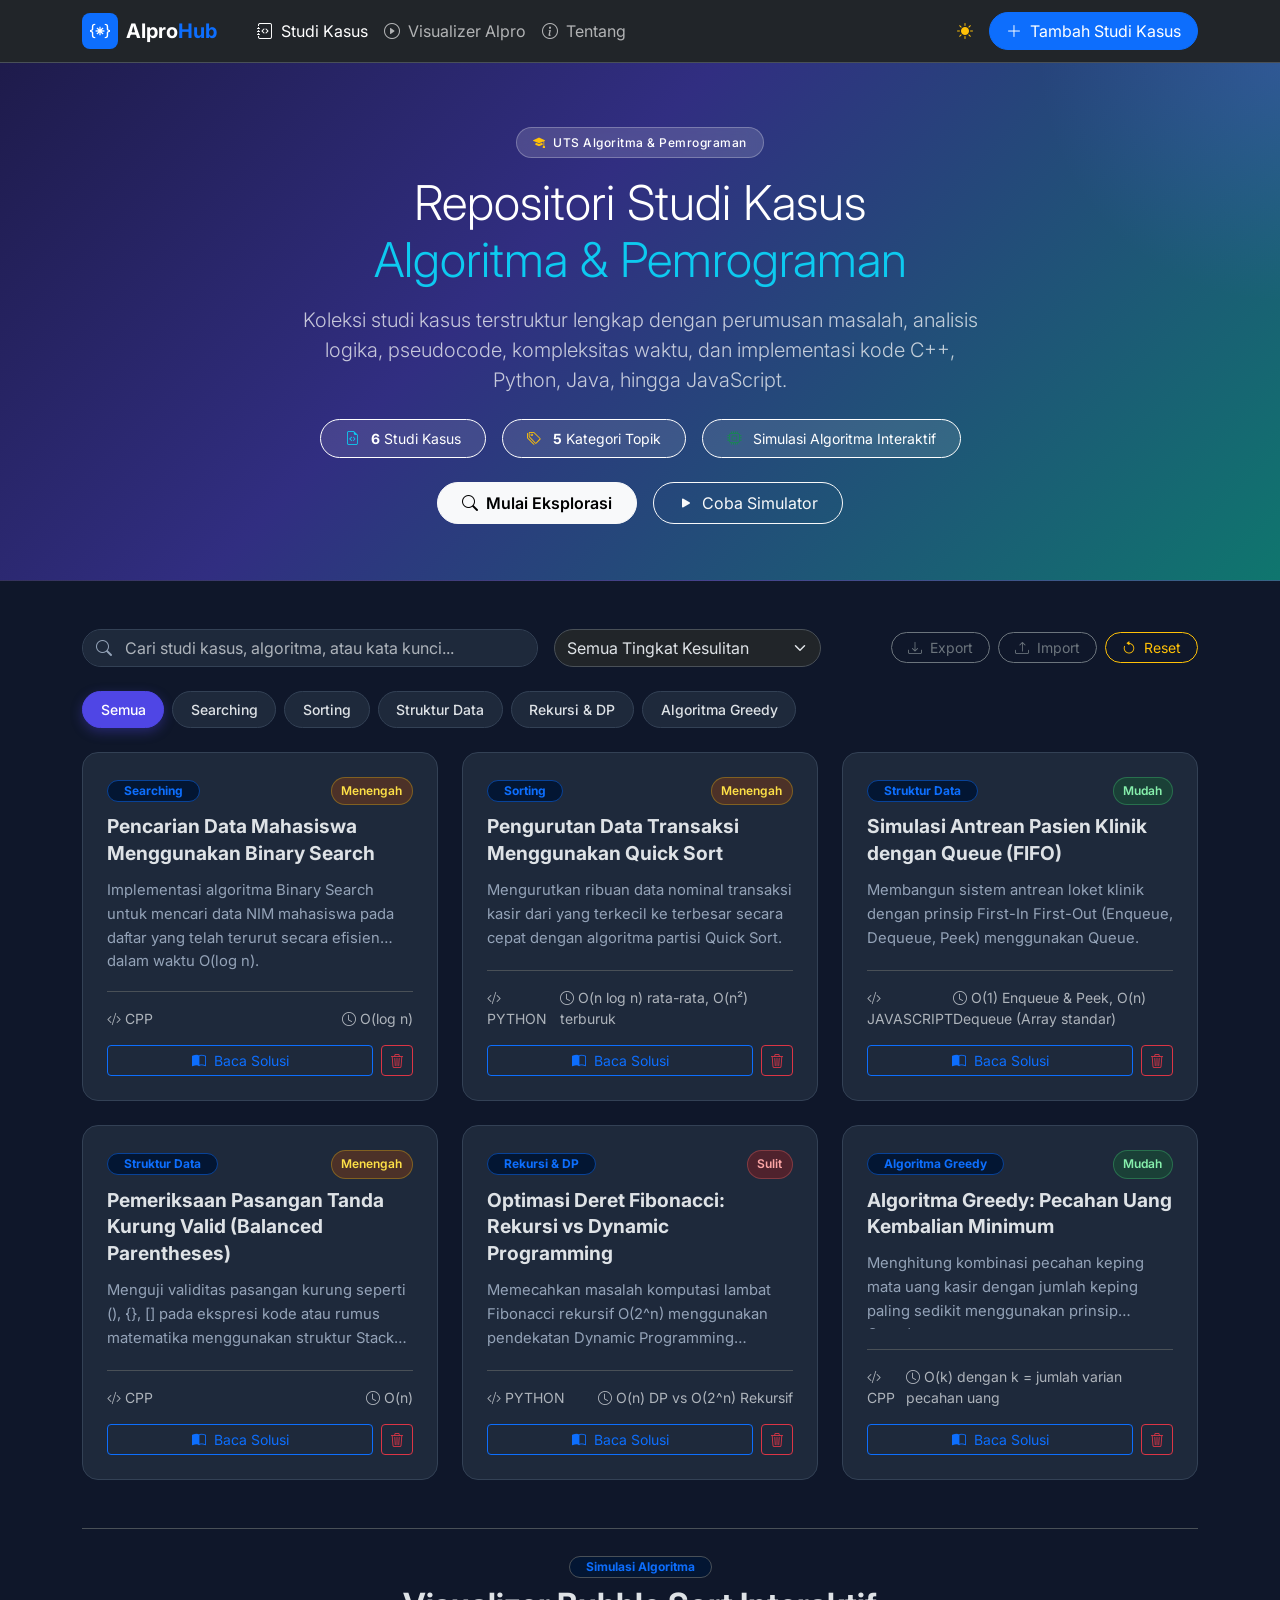
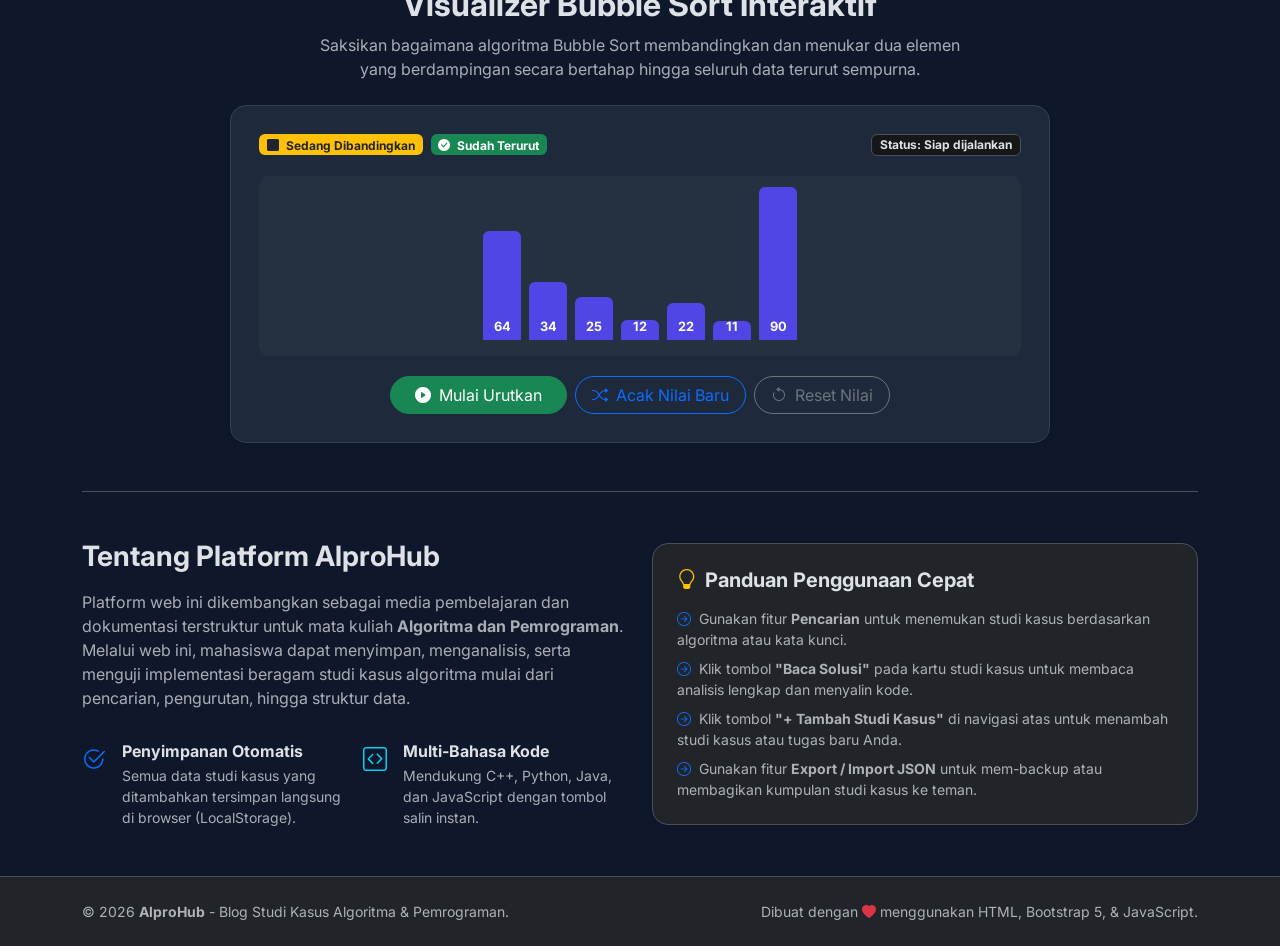
<file: Index.Html>
<!DOCTYPE html>
<html lang="id" data-bs-theme="dark">
<head>
  <meta charset="UTF-8">
  <meta name="viewport" content="width=device-width, initial-scale=1.0">
  <title>AlproHub - Blog Studi Kasus Algoritma dan Pemrograman</title>
  
  <!-- Bootstrap 5 CSS -->
  <link href="https://cdn.jsdelivr.net/npm/bootstrap@5.3.3/dist/css/bootstrap.min.css" rel="stylesheet">
  <!-- Bootstrap Icons -->
  <link rel="stylesheet" href="https://cdn.jsdelivr.net/npm/bootstrap-icons@1.11.3/font/bootstrap-icons.min.css">
  
  <!-- Google Fonts -->
  <link rel="preconnect" href="https://fonts.googleapis.com">
  <link rel="preconnect" href="https://fonts.gstatic.com" crossorigin>
  <link href="https://fonts.googleapis.com/css2?family=Fira+Code:wght@400;500;600&family=Inter:wght@300;400;500;600;700;800&display=swap" rel="stylesheet">

  <!-- Custom CSS -->
  <link rel="stylesheet" href="css/style.css">
</head>
<body>

  <!-- ================= NAVBAR ================= -->
  <nav class="navbar navbar-expand-lg border-bottom sticky-top bg-body">
    <div class="container">
      <a class="navbar-brand d-flex align-items-center fw-bold gap-2" href="#">
        <span class="p-2 rounded-3 bg-primary text-white d-flex align-items-center justify-content-center" style="width: 36px; height: 36px;">
          <i class="bi bi-braces-asterisk"></i>
        </span>
        <span>Alpro<span class="text-primary">Hub</span></span>
      </a>

      <button class="navbar-toggler" type="button" data-bs-toggle="collapse" data-bs-target="#navbarContent" aria-controls="navbarContent" aria-expanded="false" aria-label="Toggle navigation">
        <span class="navbar-toggler-icon"></span>
      </button>

      <div class="collapse navbar-collapse" id="navbarContent">
        <ul class="navbar-nav me-auto mb-2 mb-lg-0 ms-lg-3">
          <li class="nav-item">
            <a class="nav-link active" href="#studi-kasus"><i class="bi bi-journal-code me-1"></i> Studi Kasus</a>
          </li>
          <li class="nav-item">
            <a class="nav-link" href="#simulator"><i class="bi bi-play-circle me-1"></i> Visualizer Alpro</a>
          </li>
          <li class="nav-item">
            <a class="nav-link" href="#tentang"><i class="bi bi-info-circle me-1"></i> Tentang</a>
          </li>
        </ul>

        <div class="d-flex align-items-center gap-2">
          <!-- Theme Toggle -->
          <button class="btn btn-outline-secondary border-0 rounded-circle p-2" id="themeToggleBtn" onclick="toggleTheme()" title="Ganti Mode Terang/Gelap">
            <i class="bi bi-sun-fill text-warning" id="themeIcon"></i>
          </button>

          <!-- Tombol Tambah Kasus -->
          <button class="btn btn-primary d-flex align-items-center gap-2 rounded-pill px-3" data-bs-toggle="modal" data-bs-target="#addCaseModal">
            <i class="bi bi-plus-lg"></i>
            <span>Tambah Studi Kasus</span>
          </button>
        </div>
      </div>
    </div>
  </nav>

  <!-- ================= HERO SECTION ================= -->
  <header class="hero-section text-center">
    <div class="container position-relative">
      <span class="badge hero-badge rounded-pill px-3 py-2 mb-3">
        <i class="bi bi-mortarboard-fill me-1 text-warning"></i> UTS Algoritma & Pemrograman
      </span>
      <h1 class="display-5 fw-extrabold mb-3">
        Repositori Studi Kasus <br class="d-none d-md-block">
        <span class="text-info">Algoritma & Pemrograman</span>
      </h1>
      <p class="lead text-light opacity-75 mx-auto mb-4" style="max-width: 700px;">
        Koleksi studi kasus terstruktur lengkap dengan perumusan masalah, analisis logika, pseudocode, kompleksitas waktu, dan implementasi kode C++, Python, Java, hingga JavaScript.
      </p>

      <!-- Stat Badges -->
      <div class="d-flex flex-wrap justify-content-center gap-3 mb-4">
        <div class="bg-white bg-opacity-10 border border-white border-opacity-20 rounded-pill px-4 py-2 text-white small">
          <i class="bi bi-file-earmark-code text-info me-2"></i>
          <span class="fw-bold" id="totalCaseCount">0</span> Studi Kasus
        </div>
        <div class="bg-white bg-opacity-10 border border-white border-opacity-20 rounded-pill px-4 py-2 text-white small">
          <i class="bi bi-tags text-warning me-2"></i>
          <span class="fw-bold" id="totalCategoryCount">0</span> Kategori Topik
        </div>
        <div class="bg-white bg-opacity-10 border border-white border-opacity-20 rounded-pill px-4 py-2 text-white small">
          <i class="bi bi-cpu text-success me-2"></i>
          <span>Simulasi Algoritma Interaktif</span>
        </div>
      </div>

      <div class="d-flex justify-content-center gap-3">
        <a href="#studi-kasus" class="btn btn-light rounded-pill px-4 py-2 fw-semibold">
          <i class="bi bi-search me-1"></i> Mulai Eksplorasi
        </a>
        <a href="#simulator" class="btn btn-outline-light rounded-pill px-4 py-2">
          <i class="bi bi-play-fill me-1"></i> Coba Simulator
        </a>
      </div>
    </div>
  </header>

  <!-- ================= MAIN CONTENT ================= -->
  <main class="container py-5" id="studi-kasus">

    <!-- Search & Filter Controls -->
    <div class="row g-3 align-items-center mb-4">
      <!-- Search Input -->
      <div class="col-lg-5 col-md-6">
        <div class="search-wrapper">
          <i class="bi bi-search"></i>
          <input type="text" id="searchInput" class="form-control" placeholder="Cari studi kasus, algoritma, atau kata kunci...">
        </div>
      </div>

      <!-- Difficulty Filter -->
      <div class="col-lg-3 col-md-3">
        <select id="difficultySelect" class="form-select rounded-pill">
          <option value="Semua">Semua Tingkat Kesulitan</option>
          <option value="Mudah">Mudah</option>
          <option value="Menengah">Menengah</option>
          <option value="Sulit">Sulit</option>
        </select>
      </div>

      <!-- Action Buttons (Backup / Reset) -->
      <div class="col-lg-4 col-md-3 d-flex justify-content-md-end gap-2">
        <button class="btn btn-outline-secondary btn-sm rounded-pill px-3" onclick="exportDataJSON()" title="Unduh data dalam format JSON">
          <i class="bi bi-download me-1"></i> Export
        </button>
        <label class="btn btn-outline-secondary btn-sm rounded-pill px-3 mb-0" title="Impor data dari file JSON">
          <i class="bi bi-upload me-1"></i> Import
          <input type="file" id="importFileInput" accept=".json" class="d-none" onchange="importDataJSON(event)">
        </label>
        <button class="btn btn-outline-warning btn-sm rounded-pill px-3" onclick="resetDefaultData()" title="Kembalikan data ke awal">
          <i class="bi bi-arrow-counterclockwise me-1"></i> Reset
        </button>
      </div>
    </div>

    <!-- Category Filter Pills -->
    <div class="d-flex flex-wrap gap-2 mb-4" id="categoryFilters">
      <!-- Rendered dynamically via JavaScript -->
    </div>

    <!-- Card Grid Container -->
    <div class="row g-4" id="caseStudiesContainer">
      <!-- Rendered dynamically via JavaScript -->
    </div>

    <!-- Empty State -->
    <div id="emptyState" class="empty-state d-none">
      <i class="bi bi-folder-x"></i>
      <h4 class="fw-bold">Tidak ada studi kasus ditemukan</h4>
      <p class="text-muted">Coba ubah kata kunci pencarian atau ganti filter kategori.</p>
      <button class="btn btn-primary rounded-pill px-4 mt-2" onclick="filterCategory('Semua'); document.getElementById('searchInput').value=''; searchQuery=''; renderCards();">
        Tampilkan Semua Studi Kasus
      </button>
    </div>

    <!-- ================= SIMULATOR SECTION ================= -->
    <section class="mt-5 pt-4 border-top" id="simulator">
      <div class="text-center mb-4">
        <span class="badge bg-primary-subtle text-primary border rounded-pill px-3 py-1 mb-2">Simulasi Algoritma</span>
        <h2 class="fw-bold">Visualizer Bubble Sort Interaktif</h2>
        <p class="text-muted mx-auto" style="max-width: 650px;">
          Saksikan bagaimana algoritma Bubble Sort membandingkan dan menukar dua elemen yang berdampingan secara bertahap hingga seluruh data terurut sempurna.
        </p>
      </div>

      <div class="simulator-box shadow-sm mx-auto" style="max-width: 820px;">
        <div class="d-flex flex-wrap justify-content-between align-items-center mb-3">
          <div class="d-flex align-items-center gap-2">
            <span class="badge bg-warning text-dark"><i class="bi bi-square-fill me-1"></i> Sedang Dibandingkan</span>
            <span class="badge bg-success text-white"><i class="bi bi-check-circle-fill me-1"></i> Sudah Terurut</span>
          </div>
          <span class="badge bg-secondary-subtle text-body border" id="simStatus">Status: Siap dijalankan</span>
        </div>

        <!-- Bar Container -->
        <div class="array-bar-container" id="arrayBarsContainer">
          <!-- Rendered dynamically via JS -->
        </div>

        <!-- Controls -->
        <div class="d-flex flex-wrap justify-content-center gap-2 mt-3">
          <button class="btn btn-success rounded-pill px-4" onclick="runBubbleSortSimulation()">
            <i class="bi bi-play-circle-fill me-1"></i> Mulai Urutkan
          </button>
          <button class="btn btn-outline-primary rounded-pill px-3" onclick="randomizeSimulatorArray()">
            <i class="bi bi-shuffle me-1"></i> Acak Nilai Baru
          </button>
          <button class="btn btn-outline-secondary rounded-pill px-3" onclick="resetSimulatorArray()">
            <i class="bi bi-arrow-counterclockwise me-1"></i> Reset Nilai
          </button>
        </div>
      </div>
    </section>

    <!-- ================= TENTANG SECTION ================= -->
    <section class="mt-5 pt-5 border-top" id="tentang">
      <div class="row align-items-center g-4">
        <div class="col-lg-6">
          <h3 class="fw-bold mb-3">Tentang Platform AlproHub</h3>
          <p class="text-muted leading-relaxed">
            Platform web ini dikembangkan sebagai media pembelajaran dan dokumentasi terstruktur untuk mata kuliah <strong>Algoritma dan Pemrograman</strong>. Melalui web ini, mahasiswa dapat menyimpan, menganalisis, serta menguji implementasi beragam studi kasus algoritma mulai dari pencarian, pengurutan, hingga struktur data.
          </p>
          <div class="row g-3 mt-2">
            <div class="col-sm-6">
              <div class="d-flex gap-3 align-items-start">
                <i class="bi bi-check2-circle text-primary fs-4"></i>
                <div>
                  <h6 class="fw-bold mb-1">Penyimpanan Otomatis</h6>
                  <p class="text-muted small mb-0">Semua data studi kasus yang ditambahkan tersimpan langsung di browser (LocalStorage).</p>
                </div>
              </div>
            </div>
            <div class="col-sm-6">
              <div class="d-flex gap-3 align-items-start">
                <i class="bi bi-code-square text-info fs-4"></i>
                <div>
                  <h6 class="fw-bold mb-1">Multi-Bahasa Kode</h6>
                  <p class="text-muted small mb-0">Mendukung C++, Python, Java, dan JavaScript dengan tombol salin instan.</p>
                </div>
              </div>
            </div>
          </div>
        </div>

        <div class="col-lg-6">
          <div class="card border p-4 rounded-4 shadow-sm bg-body">
            <h5 class="fw-bold mb-3"><i class="bi bi-lightbulb text-warning me-2"></i>Panduan Penggunaan Cepat</h5>
            <ul class="list-unstyled mb-0 small text-muted d-flex flex-column gap-2">
              <li><i class="bi bi-arrow-right-circle text-primary me-2"></i>Gunakan fitur <strong>Pencarian</strong> untuk menemukan studi kasus berdasarkan algoritma atau kata kunci.</li>
              <li><i class="bi bi-arrow-right-circle text-primary me-2"></i>Klik tombol <strong>"Baca Solusi"</strong> pada kartu studi kasus untuk membaca analisis lengkap dan menyalin kode.</li>
              <li><i class="bi bi-arrow-right-circle text-primary me-2"></i>Klik tombol <strong>"+ Tambah Studi Kasus"</strong> di navigasi atas untuk menambah studi kasus atau tugas baru Anda.</li>
              <li><i class="bi bi-arrow-right-circle text-primary me-2"></i>Gunakan fitur <strong>Export / Import JSON</strong> untuk mem-backup atau membagikan kumpulan studi kasus ke teman.</li>
            </ul>
          </div>
        </div>
      </div>
    </section>

  </main>

  <!-- ================= FOOTER ================= -->
  <footer class="border-top py-4 bg-body text-center text-muted small mt-auto">
    <div class="container d-flex flex-column flex-sm-row justify-content-between align-items-center gap-2">
      <div>
        &copy; 2026 <strong>AlproHub</strong> - Blog Studi Kasus Algoritma & Pemrograman.
      </div>
      <div>
        Dibuat dengan <i class="bi bi-heart-fill text-danger"></i> menggunakan HTML, Bootstrap 5, &amp; JavaScript.
      </div>
    </div>
  </footer>

  <!-- ================= MODAL DETAIL STUDI KASUS ================= -->
  <div class="modal fade" id="detailModal" tabindex="-1" aria-labelledby="modalDetailTitle" aria-hidden="true">
    <div class="modal-dialog modal-lg modal-dialog-scrollable modal-dialog-centered">
      <div class="modal-content">
        <div class="modal-header">
          <div>
            <div class="d-flex align-items-center gap-2 mb-1">
              <span class="badge bg-primary-subtle text-primary border rounded-pill px-3 py-1" id="modalDetailCategory">Kategori</span>
              <span class="badge-pill" id="modalDetailDifficulty">Mudah</span>
            </div>
            <h4 class="modal-title fw-bold" id="modalDetailTitle">Judul Studi Kasus</h4>
          </div>
          <button type="button" class="btn-close" data-bs-dismiss="modal" aria-label="Close"></button>
        </div>

        <div class="modal-body">
          <!-- Masalah -->
          <div class="mb-4">
            <h6 class="fw-bold text-primary"><i class="bi bi-exclamation-diamond-fill me-2"></i>Deskripsi Masalah (Problem Statement)</h6>
            <p id="modalDetailProblem" class="text-body-secondary leading-relaxed"></p>
          </div>

          <!-- Analisis Logika -->
          <div class="mb-4">
            <h6 class="fw-bold text-info"><i class="bi bi-diagram-3-fill me-2"></i>Analisis &amp; Logika Penyelesaian</h6>
            <ul id="modalDetailAnalysis" class="ps-3 text-body-secondary"></ul>
          </div>

          <!-- Pseudocode -->
          <div class="mb-4">
            <h6 class="fw-bold text-warning"><i class="bi bi-file-earmark-text-fill me-2"></i>Pseudocode / Algoritma</h6>
            <pre class="pseudocode-block" id="modalDetailPseudocode"></pre>
          </div>

          <!-- Implementasi Kode -->
          <div class="mb-4">
            <div class="d-flex justify-content-between align-items-center mb-1">
              <h6 class="fw-bold text-success mb-0"><i class="bi bi-code-slash me-2"></i>Implementasi Kode Program</h6>
              <span class="badge bg-secondary-subtle text-body border" id="modalDetailLangLabel">C++</span>
            </div>

            <div class="code-container">
              <div class="code-header">
                <span><i class="bi bi-terminal-fill me-2 text-warning"></i>Source Code</span>
                <button class="copy-btn" onclick="copyModalCode()">
                  <i class="bi bi-clipboard me-1"></i> Salin Kode
                </button>
              </div>
              <pre><code id="modalDetailCode"></code></pre>
            </div>
          </div>

          <!-- Kompleksitas -->
          <div class="row g-3">
            <div class="col-sm-6">
              <div class="complexity-box">
                <small class="text-muted d-block"><i class="bi bi-speedometer2 me-1"></i> Kompleksitas Waktu (Time):</small>
                <strong id="modalDetailTimeComp" class="text-primary fs-6">O(n)</strong>
              </div>
            </div>
            <div class="col-sm-6">
              <div class="complexity-box">
                <small class="text-muted d-block"><i class="bi bi-memory me-1"></i> Kompleksitas Ruang (Space):</small>
                <strong id="modalDetailSpaceComp" class="text-info fs-6">O(1)</strong>
              </div>
            </div>
          </div>

        </div>

        <div class="modal-footer">
          <button type="button" class="btn btn-secondary rounded-pill px-4" data-bs-dismiss="modal">Tutup</button>
        </div>
      </div>
    </div>
  </div>

  <!-- ================= MODAL TAMBAH STUDI KASUS ================= -->
  <div class="modal fade" id="addCaseModal" tabindex="-1" aria-labelledby="addCaseModalTitle" aria-hidden="true">
    <div class="modal-dialog modal-lg modal-dialog-scrollable modal-dialog-centered">
      <div class="modal-content">
        <div class="modal-header">
          <h5 class="modal-title fw-bold" id="addCaseModalTitle">
            <i class="bi bi-journal-plus text-primary me-2"></i>Tambah Studi Kasus Algoritma Baru
          </h5>
          <button type="button" class="btn-close" data-bs-dismiss="modal" aria-label="Close"></button>
        </div>

        <form id="formAddCase">
          <div class="modal-body">
            <div class="row g-3 mb-3">
              <div class="col-md-8">
                <label class="form-label fw-semibold">Judul Studi Kasus <span class="text-danger">*</span></label>
                <input type="text" id="inputTitle" class="form-control" placeholder="Contoh: Pencarian Rute Terpendek dengan Dijkstra" required>
              </div>
              <div class="col-md-4">
                <label class="form-label fw-semibold">Tingkat Kesulitan <span class="text-danger">*</span></label>
                <select id="inputDifficulty" class="form-select" required>
                  <option value="Mudah">Mudah</option>
                  <option value="Menengah" selected>Menengah</option>
                  <option value="Sulit">Sulit</option>
                </select>
              </div>
            </div>

            <div class="row g-3 mb-3">
              <div class="col-md-6">
                <label class="form-label fw-semibold">Kategori Algoritma <span class="text-danger">*</span></label>
                <input type="text" id="inputCategory" class="form-control" placeholder="Contoh: Sorting, Searching, Graf, Struktur Data" required>
              </div>
              <div class="col-md-6">
                <label class="form-label fw-semibold">Bahasa Pemrograman <span class="text-danger">*</span></label>
                <select id="inputLanguage" class="form-select" required>
                  <option value="cpp">C++</option>
                  <option value="python">Python</option>
                  <option value="java">Java</option>
                  <option value="javascript">JavaScript</option>
                  <option value="c">C</option>
                </select>
              </div>
            </div>

            <div class="mb-3">
              <label class="form-label fw-semibold">Ringkasan Singkat (Muncul pada Kartu)</label>
              <textarea id="inputSummary" class="form-control" rows="2" placeholder="Jelaskan intisari studi kasus dalam 1-2 kalimat..."></textarea>
            </div>

            <div class="mb-3">
              <label class="form-label fw-semibold">Deskripsi Masalah Lengkap <span class="text-danger">*</span></label>
              <textarea id="inputProblem" class="form-control" rows="3" placeholder="Skenario masalah atau soal studi kasus yang ingin dipecahkan..." required></textarea>
            </div>

            <div class="mb-3">
              <label class="form-label fw-semibold">Langkah Analisis &amp; Logika Solusi (1 baris per poin)</label>
              <textarea id="inputAnalysis" class="form-control" rows="3" placeholder="1. Identifikasi input dan output&#10;2. Gunakan teknik Divide and Conquer&#10;3. Proses partisi..."></textarea>
            </div>

            <div class="mb-3">
              <label class="form-label fw-semibold">Pseudocode</label>
              <textarea id="inputPseudocode" class="form-control font-monospace" rows="4" placeholder="ALGORITMA NamaAlgoritma(n)&#10;  DEKLARASI: ...&#10;  DESKRIPSI: ...&#10;AKHIR_ALGORITMA"></textarea>
            </div>

            <div class="mb-3">
              <label class="form-label fw-semibold">Kode Program Implementasi <span class="text-danger">*</span></label>
              <textarea id="inputCode" class="form-control font-monospace" rows="6" placeholder="// Tuliskan kode program lengkap di sini..." required></textarea>
            </div>

            <div class="row g-3">
              <div class="col-md-6">
                <label class="form-label fw-semibold">Kompleksitas Waktu (Time)</label>
                <input type="text" id="inputTimeComp" class="form-control" placeholder="Contoh: O(n log n)">
              </div>
              <div class="col-md-6">
                <label class="form-label fw-semibold">Kompleksitas Ruang (Space)</label>
                <input type="text" id="inputSpaceComp" class="form-control" placeholder="Contoh: O(1) atau O(n)">
              </div>
            </div>

          </div>

          <div class="modal-footer">
            <button type="button" class="btn btn-secondary rounded-pill px-4" data-bs-dismiss="modal">Batal</button>
            <button type="submit" class="btn btn-primary rounded-pill px-4">
              <i class="bi bi-save me-1"></i> Simpan Studi Kasus
            </button>
          </div>
        </form>

      </div>
    </div>
  </div>

  <!-- ================= TOAST CONTAINER ================= -->
  <div class="toast-container position-fixed bottom-0 end-0 p-3" id="toastContainer"></div>

  <!-- Bootstrap 5 Bundle JS -->
  <script src="https://cdn.jsdelivr.net/npm/bootstrap@5.3.3/dist/js/bootstrap.bundle.min.js"></script>

  <!-- App Scripts -->
  <script src="js/data.js"></script>
  <script src="js/app.js"></script>
</body>
</html>
</file>
<file: css/style.css>
/* Custom Styling for Algoritma & Pemrograman Blog */
:root {
  --primary-color: #4f46e5;
  --primary-hover: #4338ca;
  --secondary-color: #06b6d4;
  --accent-color: #f59e0b;
  --bg-gradient: linear-gradient(135deg, #4f46e5 0%, #06b6d4 100%);
  --card-hover-transform: translateY(-6px);
  --transition-smooth: all 0.28s cubic-bezier(0.4, 0, 0.2, 1);
}

[data-bs-theme="dark"] {
  --card-bg: #1e293b;
  --body-bg: #0f172a;
  --border-color: #334155;
  --code-bg: #0b1120;
}

[data-bs-theme="light"] {
  --card-bg: #ffffff;
  --body-bg: #f8fafc;
  --border-color: #e2e8f0;
  --code-bg: #1e293b;
}

body {
  font-family: 'Inter', -apple-system, BlinkMacSystemFont, "Segoe UI", Roboto, Helvetica, Arial, sans-serif;
  background-color: var(--body-bg);
  min-height: 100vh;
  display: flex;
  flex-direction: column;
  transition: background-color 0.3s ease, color 0.3s ease;
}

main {
  flex: 1;
}

/* Hero Section */
.hero-section {
  background: linear-gradient(135deg, #1e1b4b 0%, #312e81 40%, #0f766e 100%);
  color: #ffffff;
  padding: 4rem 1rem 3.5rem;
  border-bottom: 1px solid rgba(255, 255, 255, 0.1);
  position: relative;
  overflow: hidden;
}

.hero-section::before {
  content: "";
  position: absolute;
  top: -50%;
  right: -20%;
  width: 500px;
  height: 500px;
  background: radial-gradient(circle, rgba(99, 102, 241, 0.25) 0%, transparent 70%);
  border-radius: 50%;
  pointer-events: none;
}

.hero-badge {
  background: rgba(255, 255, 255, 0.15);
  backdrop-filter: blur(8px);
  border: 1px solid rgba(255, 255, 255, 0.25);
  font-weight: 500;
  letter-spacing: 0.5px;
}

/* Case Study Cards */
.case-card {
  border: 1px solid var(--border-color);
  border-radius: 16px;
  background-color: var(--card-bg);
  transition: var(--transition-smooth);
  overflow: hidden;
  display: flex;
  flex-direction: column;
  height: 100%;
}

.case-card:hover {
  transform: var(--card-hover-transform);
  box-shadow: 0 16px 30px -10px rgba(0, 0, 0, 0.15);
  border-color: rgba(99, 102, 241, 0.4);
}

.case-card .card-body {
  display: flex;
  flex-direction: column;
  flex-grow: 1;
  padding: 1.5rem;
}

.case-title {
  font-weight: 700;
  font-size: 1.2rem;
  line-height: 1.4;
  margin-bottom: 0.75rem;
  color: inherit;
}

.case-description {
  color: #64748b;
  font-size: 0.925rem;
  line-height: 1.6;
  margin-bottom: 1.25rem;
  flex-grow: 1;
  display: -webkit-box;
  -webkit-line-clamp: 3;
  -webkit-box-orient: vertical;
  overflow: hidden;
}

[data-bs-theme="dark"] .case-description {
  color: #94a3b8;
}

/* Badges */
.badge-pill {
  padding: 0.35em 0.8em;
  border-radius: 9999px;
  font-size: 0.75rem;
  font-weight: 600;
}

.badge-difficulty-mudah {
  background-color: #dcfce7;
  color: #15803d;
}

.badge-difficulty-menengah {
  background-color: #fef3c7;
  color: #b45309;
}

.badge-difficulty-sulit {
  background-color: #fee2e2;
  color: #b91c1c;
}

[data-bs-theme="dark"] .badge-difficulty-mudah {
  background-color: rgba(22, 101, 52, 0.4);
  color: #86efac;
  border: 1px solid rgba(74, 222, 128, 0.3);
}

[data-bs-theme="dark"] .badge-difficulty-menengah {
  background-color: rgba(146, 64, 14, 0.4);
  color: #fde047;
  border: 1px solid rgba(250, 204, 21, 0.3);
}

[data-bs-theme="dark"] .badge-difficulty-sulit {
  background-color: rgba(153, 27, 27, 0.4);
  color: #fca5a5;
  border: 1px solid rgba(248, 113, 113, 0.3);
}

/* Category Filter Buttons */
.category-btn {
  border-radius: 9999px;
  padding: 0.45rem 1.1rem;
  font-size: 0.875rem;
  font-weight: 500;
  transition: all 0.2s ease;
  border: 1px solid var(--border-color);
  background-color: var(--card-bg);
  color: inherit;
}

.category-btn:hover {
  background-color: rgba(99, 102, 241, 0.1);
  color: #4f46e5;
  border-color: #4f46e5;
}

.category-btn.active {
  background-color: #4f46e5;
  color: #ffffff;
  border-color: #4f46e5;
  box-shadow: 0 4px 12px rgba(79, 70, 229, 0.35);
}

/* Code Container & Tabs */
.code-container {
  background-color: #0d1117;
  border-radius: 10px;
  position: relative;
  overflow: hidden;
  margin-top: 1rem;
  margin-bottom: 1.5rem;
  border: 1px solid #30363d;
}

.code-header {
  display: flex;
  justify-content: space-between;
  align-items: center;
  background-color: #161b22;
  padding: 0.5rem 1rem;
  border-bottom: 1px solid #30363d;
  font-size: 0.85rem;
  color: #8b949e;
}

.code-header .lang-badge {
  color: #58a6ff;
  font-weight: 600;
  text-transform: uppercase;
}

.copy-btn {
  background: transparent;
  border: 1px solid #30363d;
  color: #c9d1d9;
  font-size: 0.78rem;
  padding: 0.25rem 0.65rem;
  border-radius: 6px;
  cursor: pointer;
  transition: all 0.2s ease;
}

.copy-btn:hover {
  background-color: #21262d;
  color: #ffffff;
  border-color: #8b949e;
}

.code-container pre {
  margin: 0;
  padding: 1rem;
  font-family: 'Fira Code', 'Cascadia Code', Consolas, Monaco, monospace;
  font-size: 0.9rem;
  color: #e6edf3;
  overflow-x: auto;
  line-height: 1.55;
}

/* Pseudocode styling */
.pseudocode-block {
  background-color: rgba(99, 102, 241, 0.05);
  border-left: 4px solid #4f46e5;
  padding: 1rem 1.25rem;
  border-radius: 0 8px 8px 0;
  font-family: 'Fira Code', Consolas, monospace;
  font-size: 0.88rem;
  white-space: pre-wrap;
  color: inherit;
  margin: 1rem 0;
}

/* Complexity Pill */
.complexity-box {
  background: rgba(14, 165, 233, 0.1);
  border: 1px solid rgba(14, 165, 233, 0.25);
  border-radius: 10px;
  padding: 0.75rem 1rem;
}

/* Modal styling */
.modal-content {
  border-radius: 18px;
  border: 1px solid var(--border-color);
  background-color: var(--card-bg);
}

.modal-header {
  border-bottom: 1px solid var(--border-color);
  padding: 1.25rem 1.5rem;
}

.modal-footer {
  border-top: 1px solid var(--border-color);
  padding: 1rem 1.5rem;
}

/* Interactive Simulator */
.simulator-box {
  background: var(--card-bg);
  border: 1px solid var(--border-color);
  border-radius: 16px;
  padding: 1.75rem;
}

.array-bar-container {
  display: flex;
  align-items: flex-end;
  justify-content: center;
  gap: 8px;
  height: 180px;
  padding: 1rem;
  background: rgba(0, 0, 0, 0.03);
  border-radius: 10px;
  margin: 1.25rem 0;
}

[data-bs-theme="dark"] .array-bar-container {
  background: rgba(255, 255, 255, 0.03);
}

.array-bar {
  width: 38px;
  background: #4f46e5;
  border-radius: 6px 6px 0 0;
  display: flex;
  align-items: flex-end;
  justify-content: center;
  color: white;
  font-size: 0.8rem;
  font-weight: 700;
  padding-bottom: 4px;
  transition: height 0.3s ease, background-color 0.3s ease;
}

.array-bar.active-compare {
  background: #f59e0b;
}

.array-bar.active-swap {
  background: #ef4444;
}

.array-bar.sorted {
  background: #10b981;
}

/* Toast styling */
.toast-container {
  z-index: 1090;
}

/* Search input with icon */
.search-wrapper {
  position: relative;
}

.search-wrapper i {
  position: absolute;
  left: 14px;
  top: 50%;
  transform: translateY(-50%);
  color: #94a3b8;
}

.search-wrapper input {
  padding-left: 2.6rem;
  border-radius: 9999px;
  border: 1px solid var(--border-color);
  background-color: var(--card-bg);
  color: inherit;
}

.search-wrapper input:focus {
  border-color: #4f46e5;
  box-shadow: 0 0 0 4px rgba(79, 70, 229, 0.15);
}

/* Empty State */
.empty-state {
  text-align: center;
  padding: 4rem 1rem;
  color: #64748b;
}

.empty-state i {
  font-size: 3.5rem;
  margin-bottom: 1rem;
  color: #cbd5e1;
}
</file>
